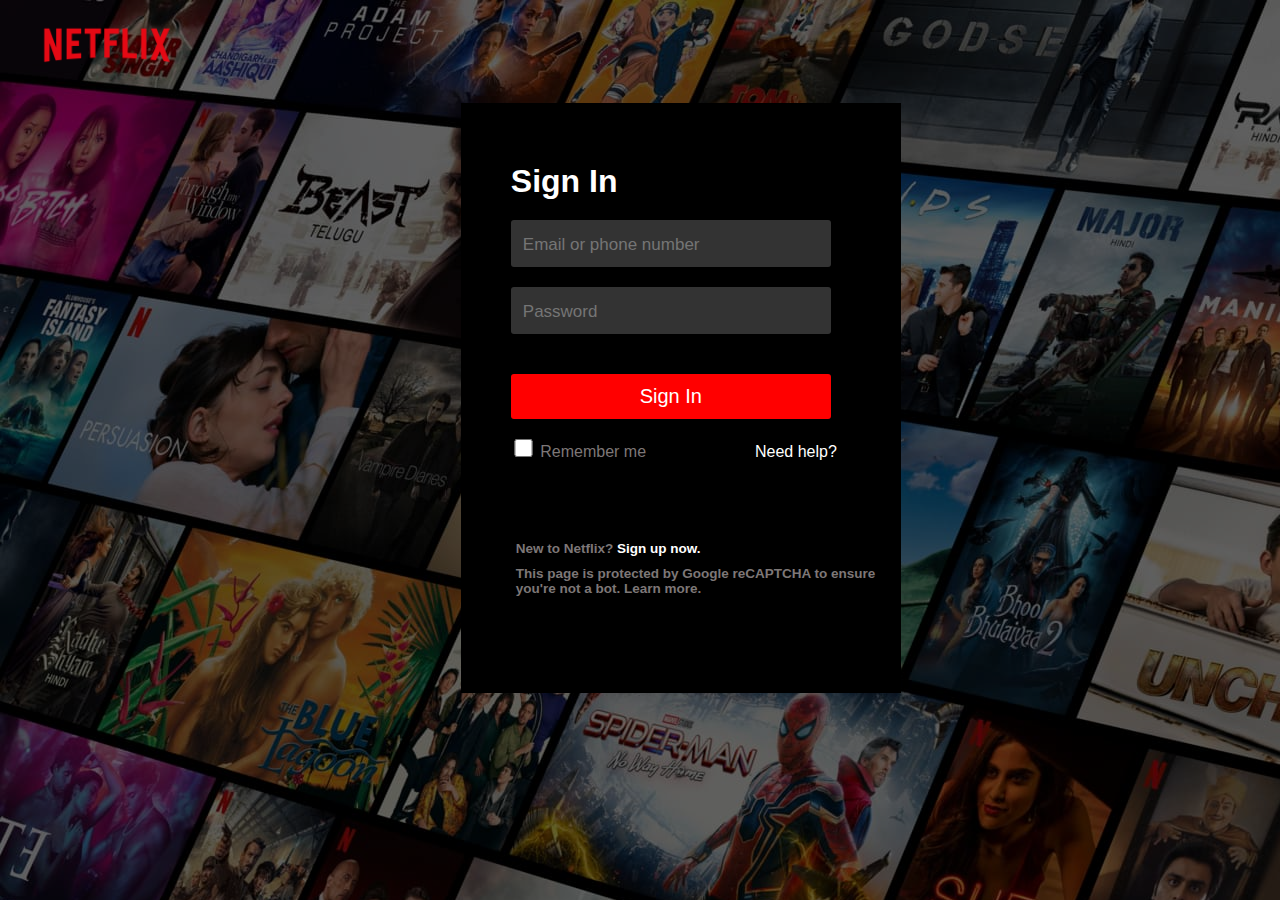
<file: login.html>
<!DOCTYPE html>
<html lang="en">
<head>
    <meta charset="UTF-8">
    <meta http-equiv="X-UA-Compatible" content="IE=edge">
    <meta name="viewport" content="width=device-width, initial-scale=1.0">
    <title>Netflix Sign in Page</title>
    <link rel="stylesheet" href="style1.css">
</head>
<body>
    <div class="logo">
        <img src="logo.png" alt="">
    </div>

    <div class="container">
        <h1>Sign In</h1>
        <div class="form">
            <input type="email" placeholder="Email or phone number">
            <input type="password" placeholder="Password">
            <input type="submit" value="Sign In" onclick="window.location.href='whos_watchin.html'">
            <input type="checkbox">
            <label>Remember me</label>
            <a href="#">Need help?</a>
        </div>
        <div class="content">
            <h2>New to Netflix? <a href="#">Sign up now.</a> </h2> <br>
            <h2>This page is protected by Google reCAPTCHA to ensure you're not a bot. Learn more.</h2>
        </div>
    </div>
</body>
</html>
</file>
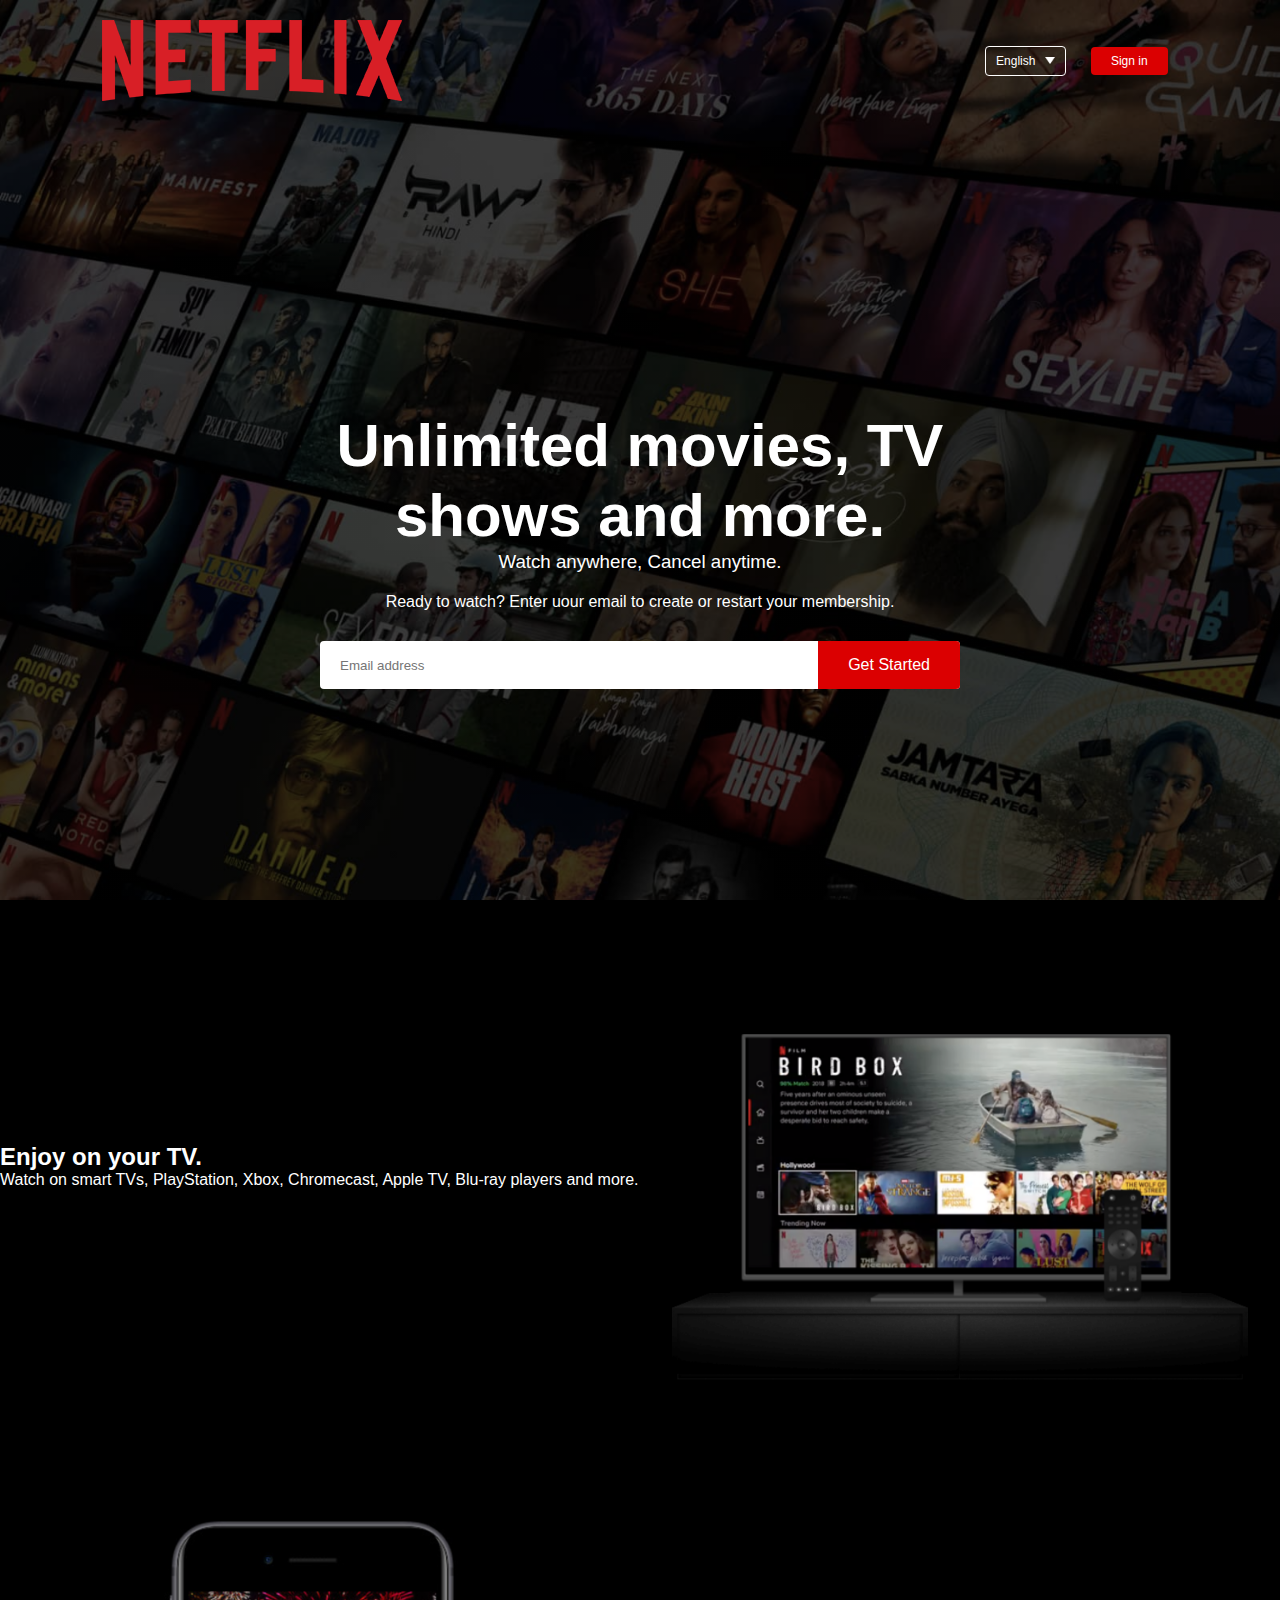
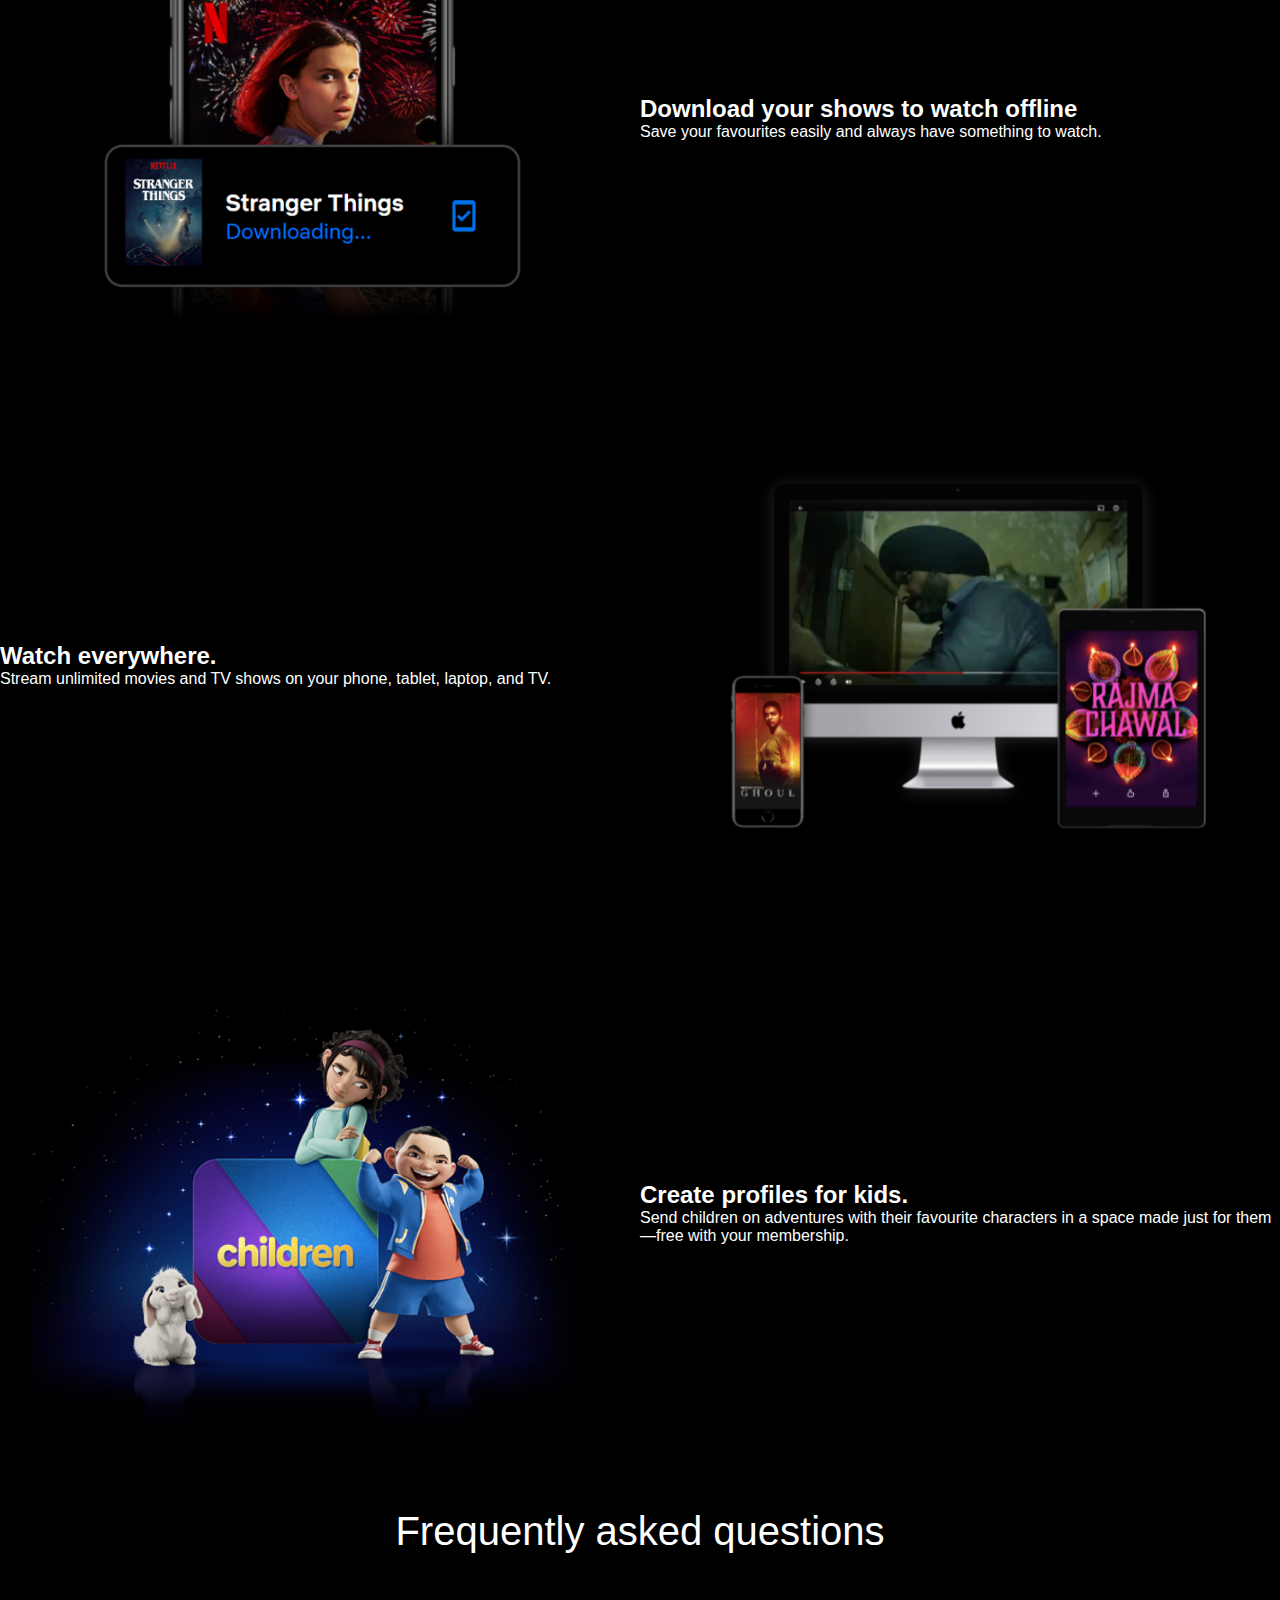
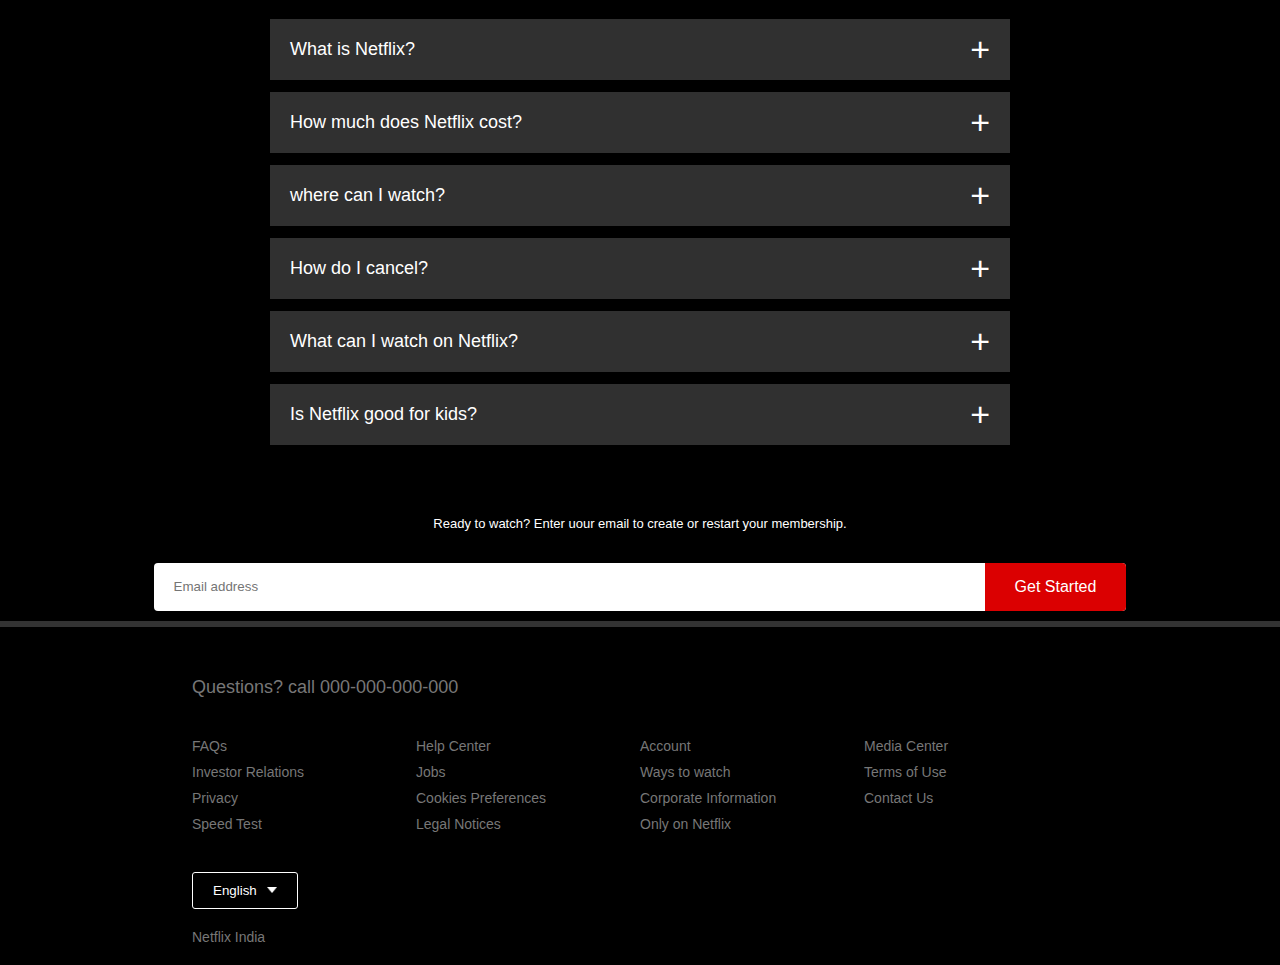
<file: netflix.html>
<!DOCTYPE html>
<html>
    <head>
        <meta name="viewport" content="width=device-width, initial-scale=1.0">
        <title>Netflix</title>
        <link rel="stylesheet" href="style.css">
    </head>
    <body>
      <div class="header">
        <nav>
            <img src="images/logo.png",class="logo">
            <div>
                <button class="language-btn">English <img src="images/down-icon.png"></button>
                <button onclick="window.location.href='login.html'">Sign in</button>
            </div>
        </nav>
        <div class="header-content">
            <h1>Unlimited movies, TV shows and more.</h1>
            <h3>Watch anywhere, Cancel anytime.</h3>
            <p>Ready to watch? Enter uour email to create or restart your membership.</p>
            <form class="email-signup">
                <input type="email" placeholder="Email address" required>
                <button type="submit" onclick="window.location.href='signup2.html'">Get Started</button>
            </form>
        </div>
        </div>
        <div class: "features">
            <div class="row">
                <div class="text-col">
                    <h2>Enjoy on your TV.</h2>
                    <p>Watch on smart TVs, PlayStation, Xbox, 
                        Chromecast, Apple TV, Blu-ray players and more.</p>
                </div>
                <div class="img-col">
                    <img src="images/feature-1.png" >
                </div>
            </div>
            <div class="row">
                <div class="img-col">
                    <img src="images/feature-2.png" >
                </div>
                <div class="text-col">
                    <h2>Download your shows to watch offline</h2>
                    <p>Save your favourites easily and always have something to watch.</p>
                </div>
                
            </div>
            <div class="row">
                <div class="text-col">
                    <h2>Watch everywhere.</h2>
                    <p>Stream unlimited movies and TV shows on your phone, tablet, laptop, and TV.</p>
                </div>
                <div class="img-col">
                    <img src="images/feature-3.png" >
                </div>
            </div>
            <div class="row">
                <div class="img-col">
                    <img src="images/feature-4.png" >
                </div>
                <div class="text-col">
                    <h2>Create profiles for kids.</h2>
                    <p>Send children on adventures with their favourite characters in a space made just for them—free with your membership.

                    </p>
                </div>
               
            </div>
        </div>
        <div class="faq">
            <h2>Frequently asked questions</h2>
            <ul class="accordion">
                <li>
                    <input type="radio" name="accordion" id="first">
                    <label for="first">What is Netflix?</label>
                    <div class="content">
                        <p>Netflix is a streaming service that offers a wide variety of award-winning TV shows, movies, anime, documentaries and more – on thousands of internet-connected devices.

                            You can watch as much as you want, whenever you want, without a single ad – all for one low monthly price. There's always something new to discover, and new TV shows and movies are added every week!</p>
                    </div>
                </li>
                <li>
                    <input type="radio" name="accordion" id="second">
                    <label for="second">How much does Netflix cost?</label>
                    <div class="content">
                        <p>Watch Netflix on your smartphone, tablet, Smart TV, laptop, or streaming device, all for one fixed monthly fee. Plans range from ₹ 149 to ₹ 649 a month. No extra costs, no contracts.</p>
                    </div>
                </li>
                <li>
                    <input type="radio" name="accordion" id="third">
                    <label for="third">where can I watch?</label>
                    <div class="content">
                        <p>Watch anywhere, anytime. Sign in with your Netflix account to watch instantly on the web at netflix.com from your personal computer or on any internet-connected device that offers the Netflix app, including smart TVs, smartphones, tablets, streaming media players and game consoles.

                            You can also download your favourite shows with the iOS, Android, or Windows 10 app. Use downloads to watch while you're on the go and without an internet connection. Take Netflix with you anywhere.</p>
                    </div>
                </li>
                <li>
                    <input type="radio" name="accordion" id="fourth">
                    <label for="fourth">How do I cancel?</label>
                    <div class="content">
                        <p>Netflix is flexible. There are no annoying contracts and no commitments. You can easily cancel your account online in two clicks. There are no cancellation fees – start or stop your account anytime.</p>
                    </div>
                </li>
                <li>
                    <input type="radio" name="accordion" id="fifth">
                    <label for="fifth">What can I watch on Netflix?</label>
                    <div class="content">
                        <p>Netflix has an extensive library of feature films, documentaries, TV shows, anime, award-winning Netflix originals, and more. Watch as much as you want, anytime you want.</p>
                    </div>
                </li>
                <li>
                    <input type="radio" name="accordion" id="sixth">
                    <label for="sixth">Is Netflix good for kids?</label>
                    <div class="content">
                        <p>The Netflix Kids experience is included in your membership to give parents control while kids enjoy family-friendly TV shows and films in their own space.

                            Kids profiles come with PIN-protected parental controls that let you restrict the maturity rating of content kids can watch and block specific titles you don’t want kids to see.</p>
                    </div>
                </li>
            </ul>
            <small>Ready to watch? Enter uour email to create or restart your membership.</small>
            <form class="email-signup">
                <input type="email" placeholder="Email address" required>
                <button type="submit"  onclick="window.location.href='signup2.html'">Get Started</button>
            </form>
        </div>  
        <div class="footer">
            <h2> Questions? call 000-000-000-000</h2>

            <div class="row">
                <div class="col">
                    <a href="#">FAQs</a>
                    <a href="#">Investor Relations</a>
                    <a href="#">Privacy</a>
                    <a href="https://fast.com/" target="_blank">Speed Test</a>
                </div>
                <div class="col">
                    <a href="#">Help Center</a>
                    <a href="#">Jobs</a>
                    <a href="#">Cookies Preferences</a>
                    <a href="#">Legal Notices</a>
                </div>
                <div class="col">
                    <a href="#">Account</a>
                    <a href="#">Ways to watch</a>
                    <a href="#">Corporate Information</a>
                    <a href="#">Only on Netflix</a>
                </div>
                <div class="col">
                    <a href="#">Media Center</a>
                    <a href="#">Terms of Use</a>
                    <a href="#">Contact Us</a>
                </div>
            </div>
            <button class="language-btn">English <img src="images/down-icon.png"></button>
            <p class="copyright-txt">Netflix India</p>
        </div>
    </body>
</html>
</file>
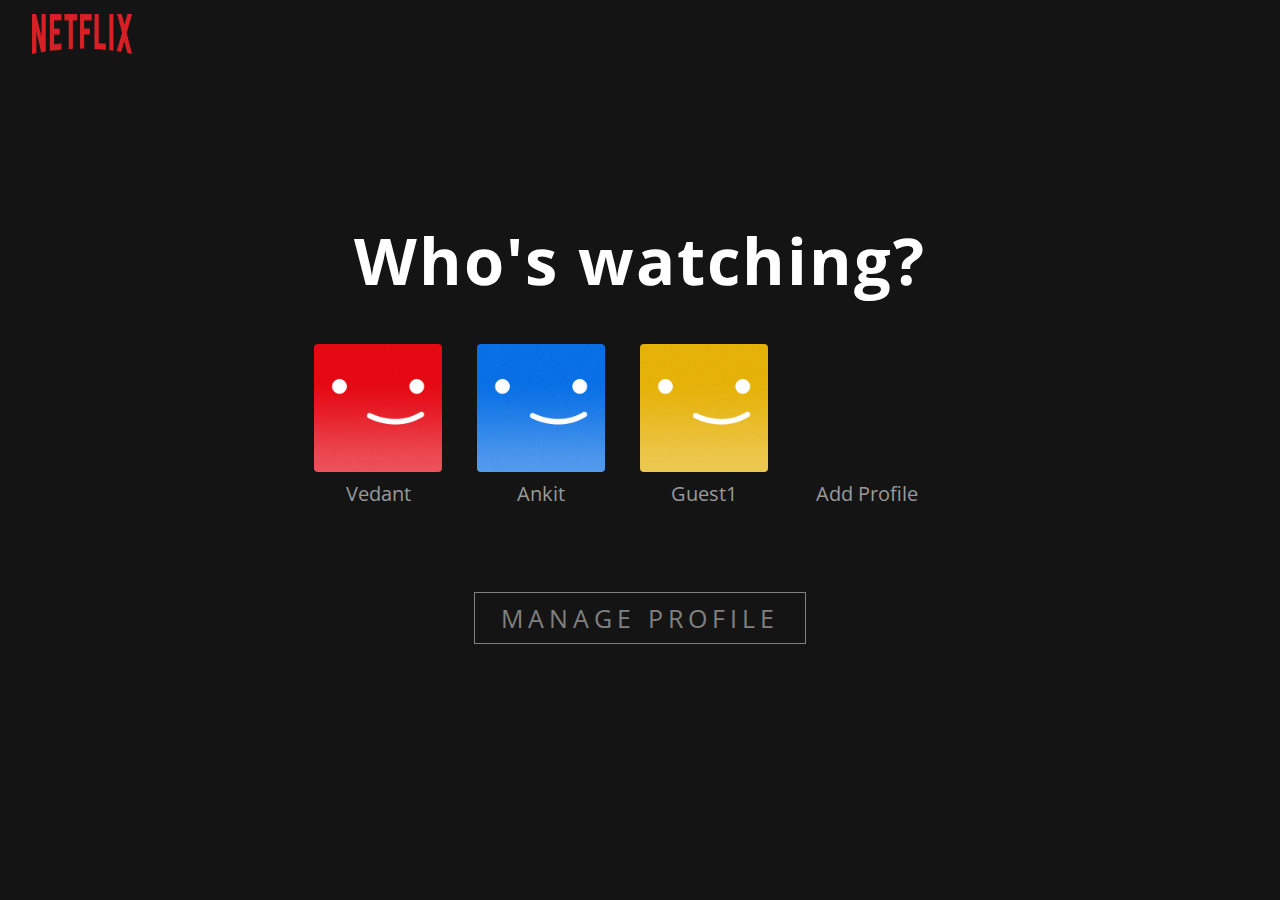
<file: whos_watchin.html>
<!DOCTYPE html>
<html lang="en">
<head>
    <meta charset="UTF-8">
    <meta name="viewport" content="width=device-width, initial-scale=1.0">
    <title>Document</title>
    <link rel="stylesheet" href="https://cdnjs.cloudflare.com/ajax/libs/font-awesome/5.15.0/css/all.min.css" integrity="sha512-BnbUDfEUfV0Slx6TunuB042k9tuKe3xrD6q4mg5Ed72LTgzDIcLPxg6yI2gcMFRyomt+yJJxE+zJwNmxki6/RA==" crossorigin="anonymous" />
    <link rel="stylesheet" href="whos_style.css">
</head>
<body>
    <div class="whoIsWatching">
        <div class="logo-section">
            <a href="#"><img src="images/logo.png" alt="logo"></a>
        </div>

        <div class="main-div">
            <h1>Who's watching?</h1>
            <div class="memberDiv">
                <button class="addIcon"><i class="fas fa-plus-circle"></i> <span>Add Profile</span></button>
            </div>
            <button class="manageProfile">manage Profile</button>
        </div>
    </div>
    <script src="script.js"></script>
</body>
</html>
</file>
<file: style1.css>
*{
    margin: 0;
    padding: 0;
    font-family: sans-serif;
}

body{
    background: rgba(0, 0, 0, 0.5) url('netflix.jpg');
    background-blend-mode: darken;
}

.logo img{
    width: 12%;
    margin-left: 30px;
}

.container{
    position: absolute;
    margin-left: 36%;
    margin-top: 1%;
    width: 440px;
    height: 590px;
    background-color: #000;
}

.container h1{
    color: #fff;
    margin-top: 60px;
    margin-left: 50px;
}

input{
    margin-left: 50px;
    margin-top: 20px;
    width: 320px;
    height: 47px;
    background-color: #333;
    border-radius: 3px;
    border: none;
    font-size: 20px;
}

input::placeholder{
    font-size: 17px;
    margin-left: 15px;
    padding: 12px;
}

input[type=submit]{
    width: 320px;
    height: 45px;
    background-color: red;
    color: #fff;
    border-radius: 3px;
    cursor: pointer;
    margin-top: 40px;
}

input[type=checkbox]{
    width: 25px;
    height: 18px;
    border-radius: 5px;
}

label{
    color: rgb(125, 119, 119);
}

.form a{
    float: right;
    margin-top: 24px;
    margin-right: 64px;
    color: rgb(125, 119, 119);
    text-decoration: none;
}

.content{
    position: absolute;
    margin-top: 80px;
    font-size: 9px;
    margin-left: 55px;
}

.content h2{
    color: rgb(125, 119, 119);
}

.container a{
    color: #fff;
    text-decoration: none;
}
</file>
<file: style.css>
*{
    margin:0;
    padding:0;
    font-family:'Poppins',sans-serif;
    box-sizing: border-box;
}
body{
    background: #000;
    color:rgb(255, 255, 255);
}
.header{
    width: 100%;
    height: 100vh;
    background-image: linear-gradient(rgba(0, 0, 0, 0.7),rgba(0, 0, 0, 0.7)), 
    url(images/header-image.png);
    background-size: cover;
    background-position: center;
    padding: 10px 8%;
    position: relative;
}
nav{
    display: flex;
    align-items: center;
    justify-content: space-between;
    padding: 10px 0;
}
.logo{
    width: 10px;
    cursor: pointer;
}
nav button{
    border: 0;
    outline: 0;
    background: #db0001;
    color: #fff;
    padding: 7px 20px;
    font-size: 12px;
    border-radius: 4px;
    margin: 10px;
    cursor: pointer;
}
.language-btn{
    display: inline-flex;
    align-items: center;
    background: transparent;
    border: 1px solid #fff;
    padding: 7px 10px;
}
.language-btn img{
    width: 10px;
    margin-left: 10px;
}
.header-content{
    position:absolute;
    top: 50%;
    left: 50%;
    transform: translate(-50%,-50%);
    text-align: center;
    margin-top: 100px;
}
.header-content h1{
    font-size: 60px;
    line-height: 70px;
    font-weight: 600px;
    max-width: 650px;
}
.header-content h3{
    font-weight: 400;
    margin-bottom: 20px;
}
.email-signup{
    background: #fff;
    border-radius: 4px;
    display: flex;
    align-items: center;
    margin-top: 30px;
    overflow: hidden;
}
.email-signup input{
    flex: 1;
    border: 0;
    outline: 0;
    margin-left: 20px;
}
.email-signup button{
    background: #db0001;
    border: 0;
    outline: 0;
    color: #fff;
    font-size: 16px;
    cursor: pointer;
    padding: 15px 30px;
}





.features{
    padding: 50px 12%;
    font-size: 22px;
}
.row{
    display: flex;
    width: 100%;
    align-items: center;
    flex-wrap: wrap;
    padding: 50px 0;
}

.text-col{
    flex-basis: 50%;
    margin-bottom: 20px;
}
.img-col{
    flex-basis: 50%;
    margin-bottom: 20px;
}
.img-col img{
    display: block;
    width: 90%;
    margin: auto;
}
.features h2{
    font-size: 50px;
    font-weight: 600;
    margin-bottom: 20px;
}





.faq{
    padding: 10px 12%;
    text-align: center;
    font-size: 18px;

}
.faq h2{
    font-weight: 500;
    font-size: 40px;
}

.accordion{
    margin: 60px auto;
    width: 100%;
    max-width: 750px;
}
.accordion li{
    list-style: none;
    width: 100%;
    padding: 5px;
}
.accordion li label{
    display: flex;
    align-items: center;
    padding: 20px;
    font-size: 18px;
    font-weight: 500;
    background: #303030;
    margin-bottom: 2px;
    cursor: pointer;
    position: relative;
}
label::after{
    content: '+';
    font-size: 34px;
    position: absolute;
    right: 20px;
    transition: transform 0.5s;

}

input[type="radio"]{
    display: none;
}

.accordion .content{
    background: #303030;
    text-align: left;
    padding: 0 20px;
    max-height: 0;
    overflow: hidden;
    transition: max-height 0.5s, padding 0.5s;
}

.accordion input[type="radio"]:checked + label + .content{
    max-height: 600px;
    padding: 30px 20px;
}
.accordion input[type="radio"]:checked + label::after{
    transform: rotate(135deg);
}
.faq .small -signup{
    max-width: 600px;
    margin: 20px auto 60px;
}
.faq small{
    font-size: 13px;
}




.footer{
    padding: 50px 15% 10px;
    border-top: 6px solid #333;
    color: #777;
}
.footer h2{
    font-size: 18px;
    font-weight: 400;
    margin-bottom: 30px;

}
.footer .col{
    flex-basis: 25%;
    flex-grow: 1;
    margin-bottom: 20px;
}
.footer .col a{
    display: block;
    text-decoration: none;
    color:#777;
    font-size: 14px;
    margin-bottom: 10px;
}
.footer .row{
    align-items: flex-start;
    padding: 10px 0;
}
.footer .language-btn{
    color: #fff;
    padding: 10px 20px;
    border-radius: 3px;
}
.copyright-txt{
    font-size: 14px;
    margin-top: 20px;
    margin-bottom: 10px;
}







@media only screen and (max-width: 600px){
    .logo{
        width: 600px;
    }
    nav button{
        padding: 5px 10px;
    }
    nav.language-btn{
        padding: 4px 8px;
    }
    .header-content{
        position: unset;
        transform: none;
        padding-top: 150px;
    }
    .header-content h1{
        font-size: 30px;
    }
    .email-signup button{
        font-size: 12px;
        padding: 10px 15px;
    }
    .text-col, .img-col{
        flex-basis: 100%;
    }
    .features h2{
        font-size: 30px;
    }
    .features p{
        font-size: 15px;
    }
    .row:nth-child(2), .row:nth-child(4){
        flex-direction: column-reverse;
    }
    .features .row{
        padding: 10px 0;
    }
    .faq h2{
        font-size: 20px;
    }
    .accordion .content{
        font-size: 14px;
    }
    .accordion li label{
        padding: 10ps;
        font-size: 14px;
    }
    label::after{
        font-size: 22px;
    }
}
</file>
<file: whos_style.css>
@import url("https://fonts.googleapis.com/css2?family=Open+Sans:wght@300;400;600&display=swap");

* {
  margin: 0;
  padding: 0;
  box-sizing: border-box;
  font-family: "Open Sans", sans-serif;
}

html {
  font-size: 62.5%;
}

.whoIsWatching {
  width: 100vw;
  min-height: 100vh;
  background-color: #141414;
}

.logo-section {
  width: 95vw;
  margin: auto;
  height: 7rem;
  background-color: rgb(20, 20, 20);
  /* background-color: red; */
  display: flex;
  justify-content: flex-start;
  align-items: center;
}
.logo-section a img {
  width: 10rem;
  height: 4rem;
  cursor: pointer;
}

.main-div {
  width: 100vw;
  height: 80vh;
  /* background-color: rosybrown; */
  display: flex;
  justify-content: center;
  align-items: center;
  flex-direction: column;
  color: #fff;
}

.main-div h1 {
  font-size: 6.5rem;
  letter-spacing: 0.2rem;
  font-size: 600;
}

.memberDiv {
  display: flex;
  justify-content: center;
  align-items: center;
  flex-wrap: wrap;
}

.memberDiv .btn,
.addIcon {
  height: 10vw;
  min-height: 8.4rem;
  max-height: 20rem;
  width: 10vw;
  min-width: 8.4px;
  max-width: 20rem;
  border-radius: 0.4rem;
  border: none;
  outline: none;
  margin-top: 4rem;
  margin-right: 3.5rem;
  position: relative;
  cursor: pointer;
  background-repeat: no-repeat;
  background-size: cover;
}

.memberDiv .btn:nth-child(1) {
  background-image: url("./images//user1.png");
}

.memberDiv .btn:nth-child(2) {
  background-image: url("./images//user2.png");
}

.memberDiv .btn:nth-child(3) {
  background-image: url("./images//user3.png");
}

.memberDiv .btn:hover {
  box-shadow: inset 0 0 0 5px rgba(255, 255, 255, 0.9);
}

.memberDiv .btn span,
.addIcon span {
  width: inherit;
  /* background-color: red; */
  position: absolute;
  bottom: -3.5rem;
  left: 0;
  text-transform: capitalize;
  color: rgb(153, 153, 153);
  font-size: 2rem;
}

.fa-plus-circle {
  font-size: 7vw;
  color: grey;
  opacity: 0.8;
}

.addIcon {
  background-color: transparent;
}

.addIcon:hover {
  background-color: #fff;
}

.addicon:hover > .fa-plus-circle {
  opacity: 1;
}

.manageProfile {
  border: 1px solid grey;
  color: grey;
  text-transform: uppercase;
  padding: 0.8rem 2.6rem;
  letter-spacing: 0.5rem;
  font-size: 2.5rem;
  margin-top: 12rem;
  background-color: transparent;
  cursor: pointer;
}
.manageProfile:hover {
  border: 1px solid #fff;
  color: #fff;
}
</file>
